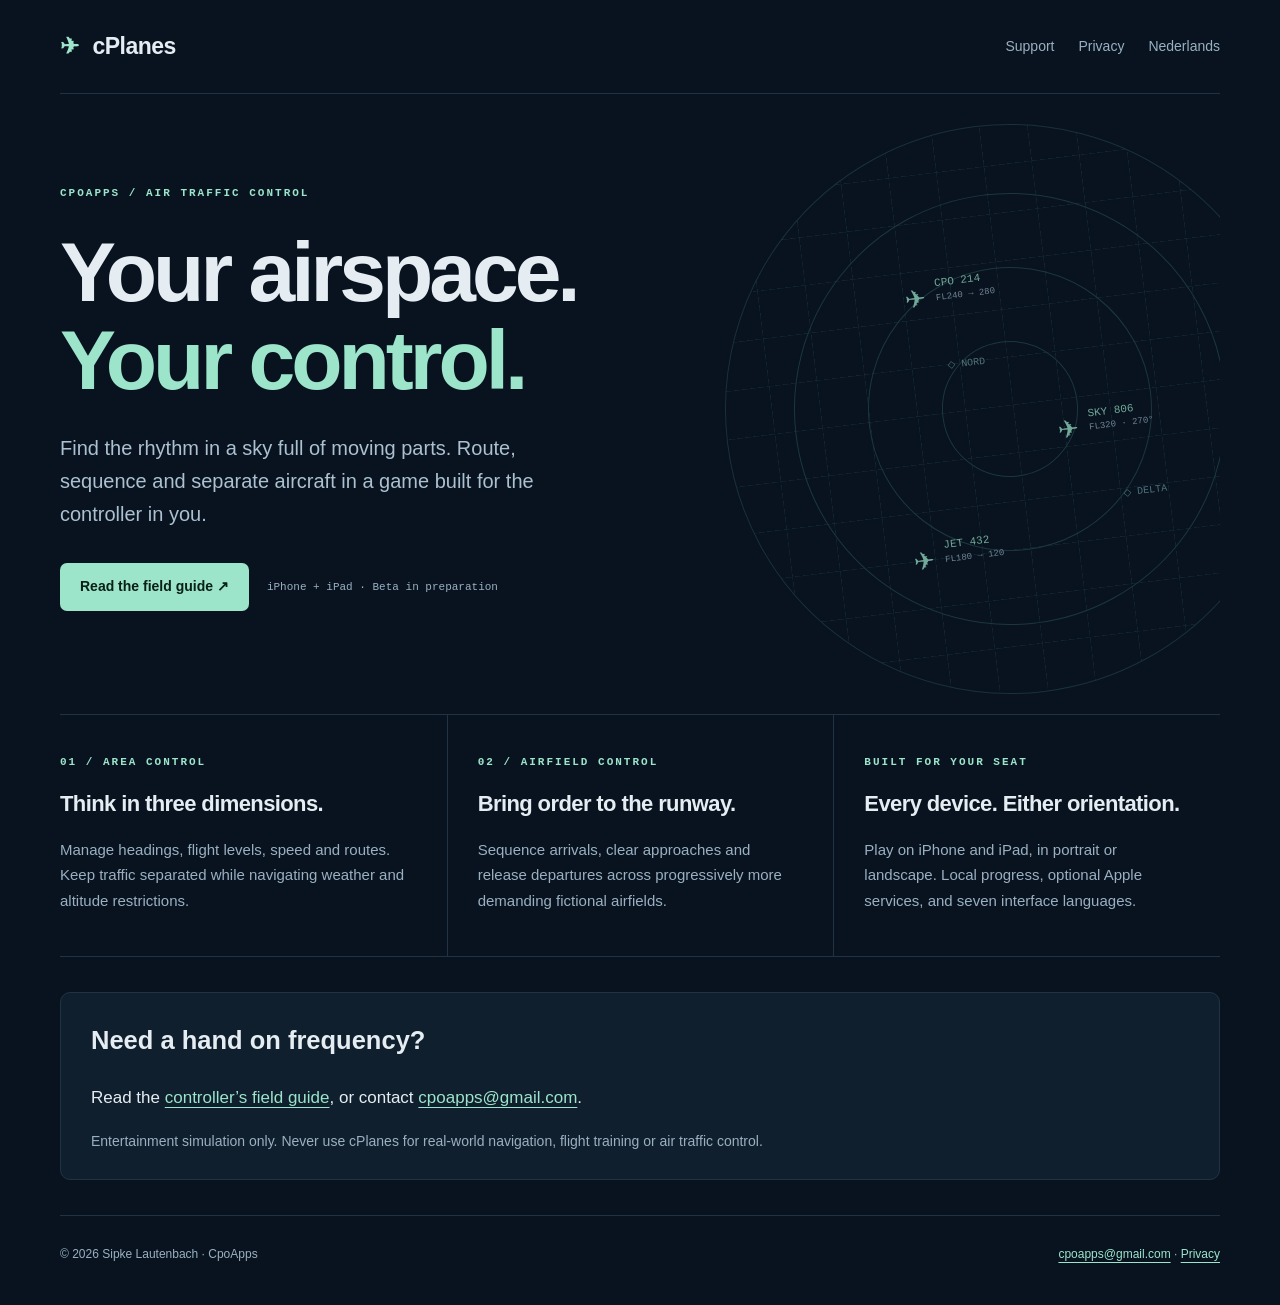
<file: index.html>
<!doctype html>
<html lang="en"><head><meta charset="utf-8"><meta name="viewport" content="width=device-width,initial-scale=1"><meta name="description" content="cPlanes air traffic control game for iPhone and iPad."><meta name="theme-color" content="#08131f"><title>Your airspace. Your control. · cPlanes</title><link rel="canonical" href="https://cpoapps.github.io/cplanes-site/index.html"><link rel="stylesheet" href="styles.css"></head>
<body><a class="skip" href="#main">Skip to content</a><header><a class="wordmark" href="index.html"><span class="mark">✈</span> cPlanes</a><nav aria-label="Main"><a href="support.html">Support</a><a href="privacy.html">Privacy</a><a href="support-nl.html">Nederlands</a></nav></header><main id="main"><section class="hero"><p class="eyebrow">CPOAPPS / AIR TRAFFIC CONTROL</p><h1>Your airspace.<br><em>Your control.</em></h1><p class="lead">Find the rhythm in a sky full of moving parts. Route, sequence and separate aircraft in a game built for the controller in you.</p><div class="actions"><a class="button" href="support.html">Read the field guide ↗</a><span class="pill">iPhone + iPad · Beta in preparation</span></div><div class="radar" aria-hidden="true"><i></i><i></i><i></i><span class="track t1">✈ <b>CPO 214<small>FL240 → 280</small></b></span><span class="track t2">✈ <b>SKY 806<small>FL320 · 270°</small></b></span><span class="track t3">✈ <b>JET 432<small>FL180 → 120</small></b></span><span class="fix f1">◇ NORD</span><span class="fix f2">◇ DELTA</span></div></section><section class="cards"><article><p class="eyebrow">01 / AREA CONTROL</p><h2>Think in three dimensions.</h2><p>Manage headings, flight levels, speed and routes. Keep traffic separated while navigating weather and altitude restrictions.</p></article><article><p class="eyebrow">02 / AIRFIELD CONTROL</p><h2>Bring order to the runway.</h2><p>Sequence arrivals, clear approaches and release departures across progressively more demanding fictional airfields.</p></article><article><p class="eyebrow">BUILT FOR YOUR SEAT</p><h2>Every device. Either orientation.</h2><p>Play on iPhone and iPad, in portrait or landscape. Local progress, optional Apple services, and seven interface languages.</p></article></section><section class="notice"><h2>Need a hand on frequency?</h2><p>Read the <a href="support.html">controller’s field guide</a>, or contact <a href="mailto:cpoapps@gmail.com">cpoapps@gmail.com</a>.</p><p class="muted">Entertainment simulation only. Never use cPlanes for real-world navigation, flight training or air traffic control.</p></section></main><footer><span>© 2026 Sipke Lautenbach · CpoApps</span><span><a href="mailto:cpoapps@gmail.com?subject=cPlanes%20support">cpoapps@gmail.com</a> · <a href="privacy.html">Privacy</a></span></footer></body></html>
</file>
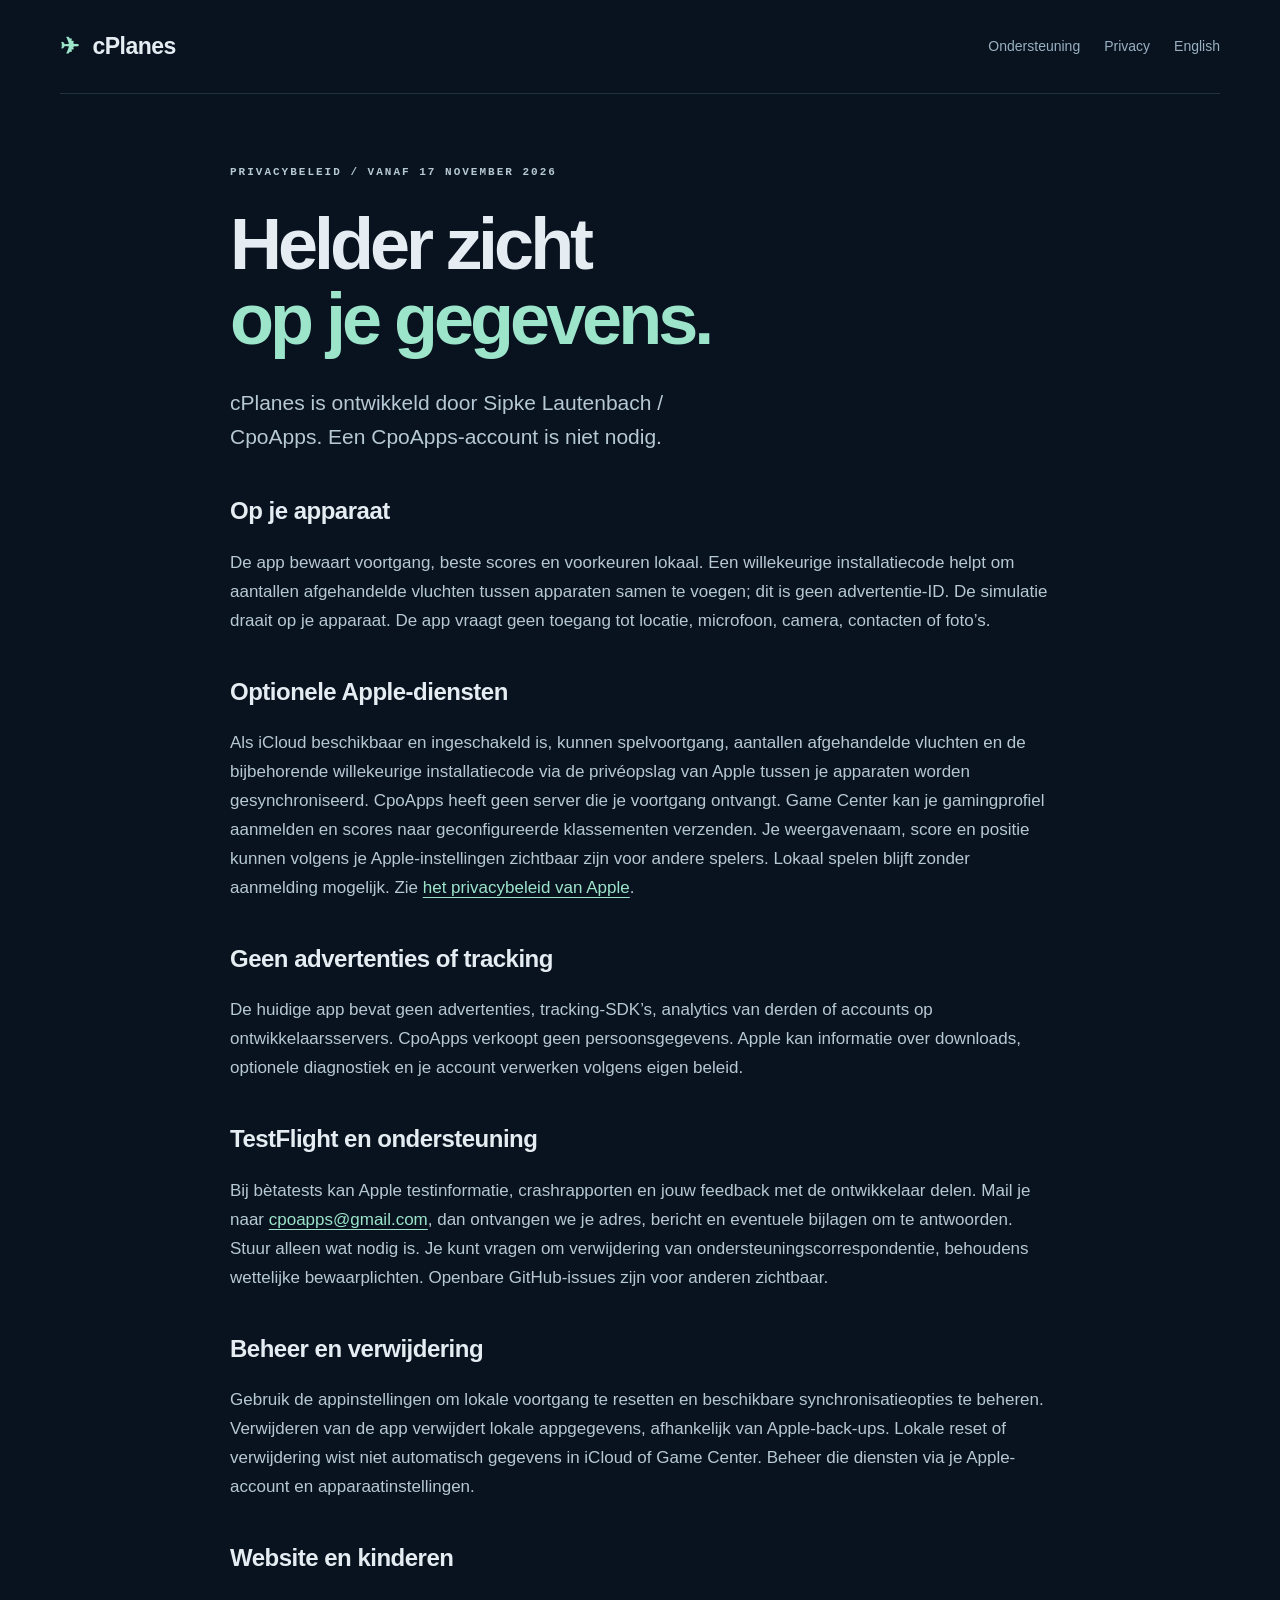
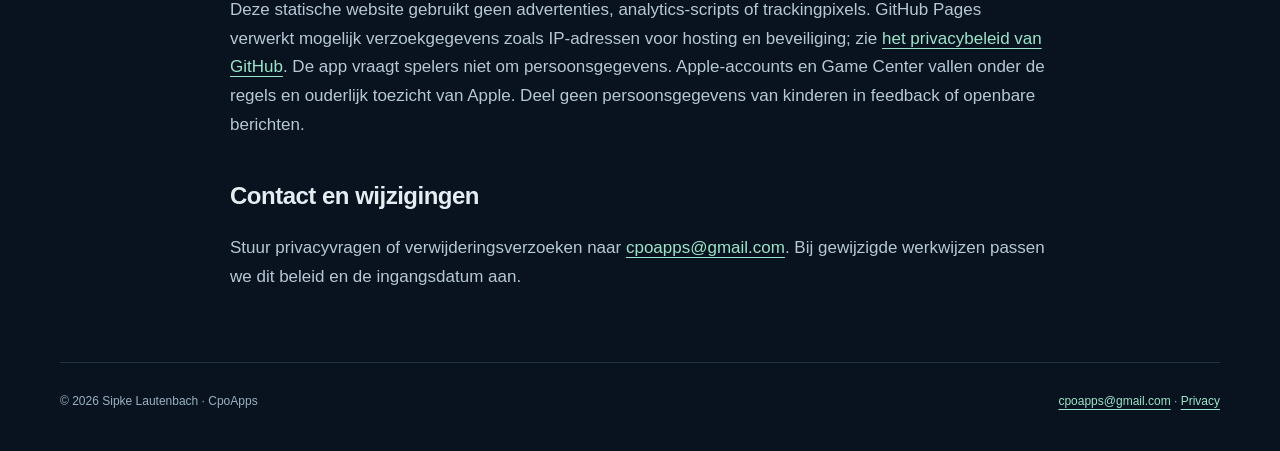
<file: privacy-nl.html>
<!doctype html>
<html lang="nl"><head><meta charset="utf-8"><meta name="viewport" content="width=device-width,initial-scale=1"><meta name="description" content="Privacybeleid van cPlanes: lokale voortgang, optionele iCloud en Game Center en contact."><meta name="theme-color" content="#08131f"><title>Privacybeleid · cPlanes</title><link rel="canonical" href="https://cpoapps.github.io/cplanes-site/privacy-nl.html"><link rel="stylesheet" href="styles.css"></head>
<body><a class="skip" href="#main">Skip to content</a><header><a class="wordmark" href="index.html"><span class="mark">✈</span> cPlanes</a><nav aria-label="Main"><a href="support-nl.html">Ondersteuning</a><a href="privacy-nl.html">Privacy</a><a href="support.html">English</a></nav></header><main id="main"><article class="prose"><p class="eyebrow">PRIVACYBELEID / VANAF 17 NOVEMBER 2026</p><h1>Helder zicht<br><em>op je gegevens.</em></h1><p class="lead">cPlanes is ontwikkeld door Sipke Lautenbach / CpoApps. Een CpoApps-account is niet nodig.</p><h2>Op je apparaat</h2><p>De app bewaart voortgang, beste scores en voorkeuren lokaal. Een willekeurige installatiecode helpt om aantallen afgehandelde vluchten tussen apparaten samen te voegen; dit is geen advertentie-ID. De simulatie draait op je apparaat. De app vraagt geen toegang tot locatie, microfoon, camera, contacten of foto’s.</p><h2>Optionele Apple-diensten</h2><p>Als iCloud beschikbaar en ingeschakeld is, kunnen spelvoortgang, aantallen afgehandelde vluchten en de bijbehorende willekeurige installatiecode via de privéopslag van Apple tussen je apparaten worden gesynchroniseerd. CpoApps heeft geen server die je voortgang ontvangt. Game Center kan je gamingprofiel aanmelden en scores naar geconfigureerde klassementen verzenden. Je weergavenaam, score en positie kunnen volgens je Apple-instellingen zichtbaar zijn voor andere spelers. Lokaal spelen blijft zonder aanmelding mogelijk. Zie <a href="https://www.apple.com/legal/privacy/">het privacybeleid van Apple</a>.</p><h2>Geen advertenties of tracking</h2><p>De huidige app bevat geen advertenties, tracking-SDK’s, analytics van derden of accounts op ontwikkelaarsservers. CpoApps verkoopt geen persoonsgegevens. Apple kan informatie over downloads, optionele diagnostiek en je account verwerken volgens eigen beleid.</p><h2>TestFlight en ondersteuning</h2><p>Bij bètatests kan Apple testinformatie, crashrapporten en jouw feedback met de ontwikkelaar delen. Mail je naar <a href="mailto:cpoapps@gmail.com?subject=cPlanes%20support">cpoapps@gmail.com</a>, dan ontvangen we je adres, bericht en eventuele bijlagen om te antwoorden. Stuur alleen wat nodig is. Je kunt vragen om verwijdering van ondersteuningscorrespondentie, behoudens wettelijke bewaarplichten. Openbare GitHub-issues zijn voor anderen zichtbaar.</p><h2>Beheer en verwijdering</h2><p>Gebruik de appinstellingen om lokale voortgang te resetten en beschikbare synchronisatieopties te beheren. Verwijderen van de app verwijdert lokale appgegevens, afhankelijk van Apple-back-ups. Lokale reset of verwijdering wist niet automatisch gegevens in iCloud of Game Center. Beheer die diensten via je Apple-account en apparaatinstellingen.</p><h2>Website en kinderen</h2><p>Deze statische website gebruikt geen advertenties, analytics-scripts of trackingpixels. GitHub Pages verwerkt mogelijk verzoekgegevens zoals IP-adressen voor hosting en beveiliging; zie <a href="https://docs.github.com/en/site-policy/privacy-policies/github-general-privacy-statement">het privacybeleid van GitHub</a>. De app vraagt spelers niet om persoonsgegevens. Apple-accounts en Game Center vallen onder de regels en ouderlijk toezicht van Apple. Deel geen persoonsgegevens van kinderen in feedback of openbare berichten.</p><h2>Contact en wijzigingen</h2><p>Stuur privacyvragen of verwijderingsverzoeken naar <a href="mailto:cpoapps@gmail.com?subject=cPlanes%20support">cpoapps@gmail.com</a>. Bij gewijzigde werkwijzen passen we dit beleid en de ingangsdatum aan.</p></article></main><footer><span>© 2026 Sipke Lautenbach · CpoApps</span><span><a href="mailto:cpoapps@gmail.com?subject=cPlanes%20support">cpoapps@gmail.com</a> · <a href="privacy-nl.html">Privacy</a></span></footer></body></html>
</file>
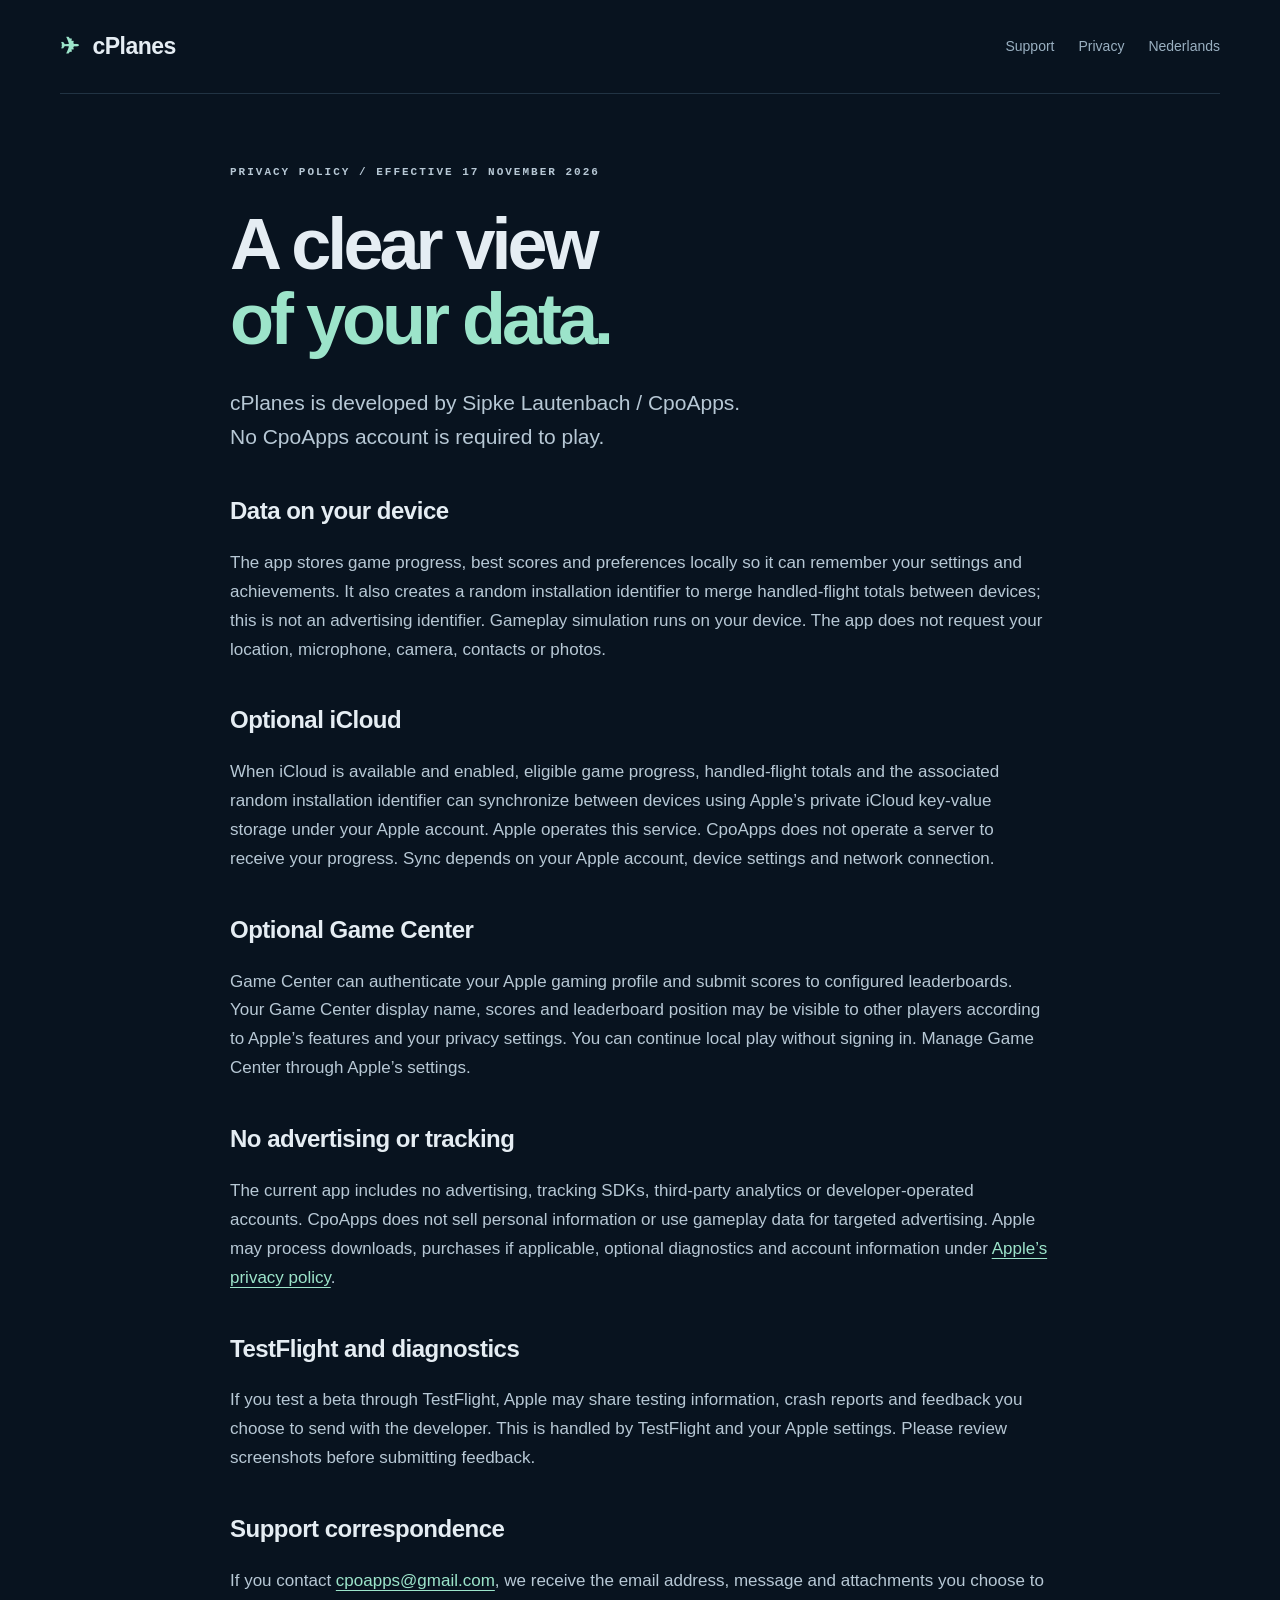
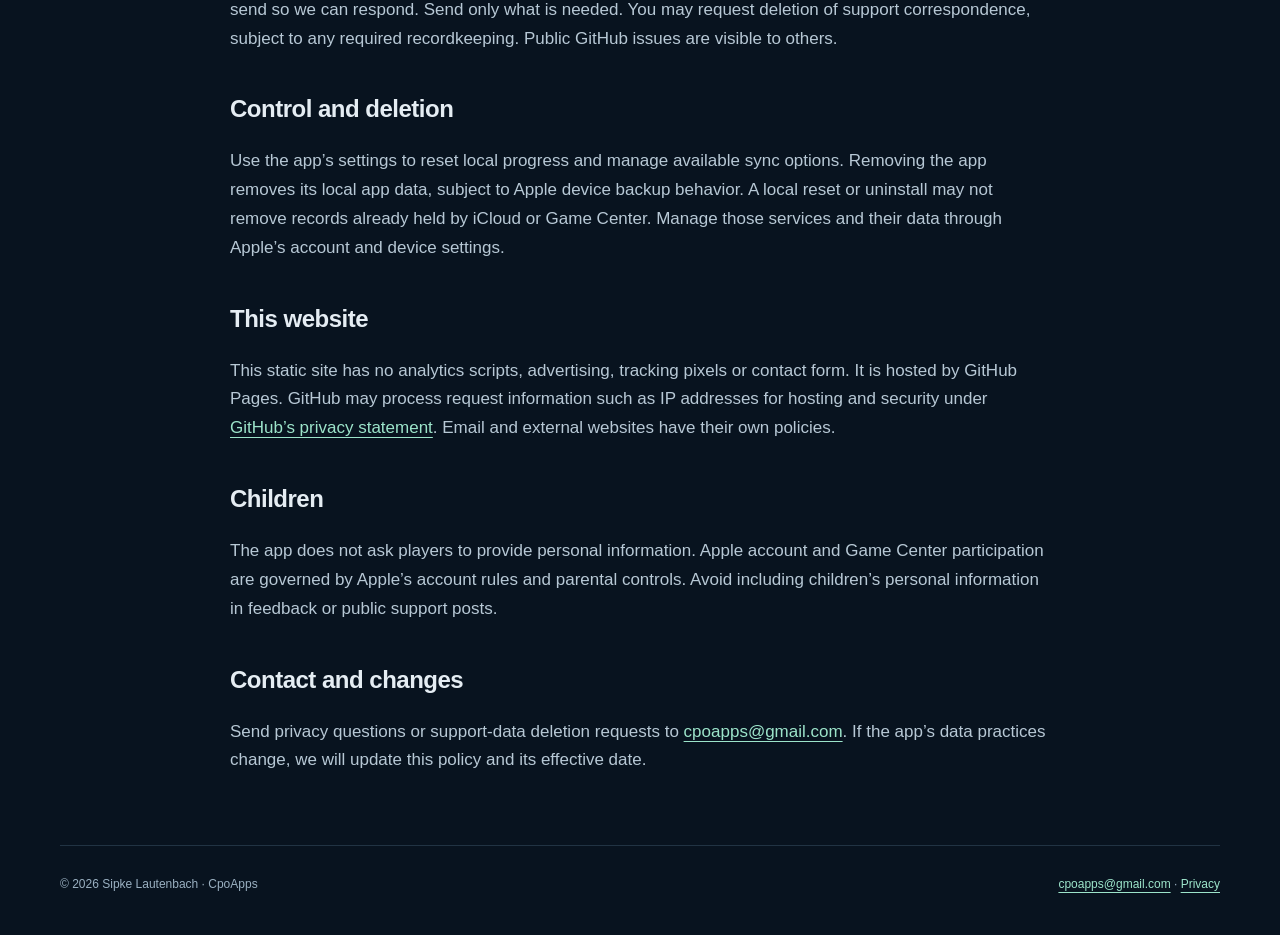
<file: privacy.html>
<!doctype html>
<html lang="en"><head><meta charset="utf-8"><meta name="viewport" content="width=device-width,initial-scale=1"><meta name="description" content="cPlanes privacy policy covering local progress, optional iCloud and Game Center, support and website hosting."><meta name="theme-color" content="#08131f"><title>Privacy policy · cPlanes</title><link rel="canonical" href="https://cpoapps.github.io/cplanes-site/privacy.html"><link rel="stylesheet" href="styles.css"></head>
<body><a class="skip" href="#main">Skip to content</a><header><a class="wordmark" href="index.html"><span class="mark">✈</span> cPlanes</a><nav aria-label="Main"><a href="support.html">Support</a><a href="privacy.html">Privacy</a><a href="support-nl.html">Nederlands</a></nav></header><main id="main"><article class="prose"><p class="eyebrow">PRIVACY POLICY / EFFECTIVE 17 NOVEMBER 2026</p><h1>A clear view<br><em>of your data.</em></h1><p class="lead">cPlanes is developed by Sipke Lautenbach / CpoApps. No CpoApps account is required to play.</p><h2>Data on your device</h2><p>The app stores game progress, best scores and preferences locally so it can remember your settings and achievements. It also creates a random installation identifier to merge handled-flight totals between devices; this is not an advertising identifier. Gameplay simulation runs on your device. The app does not request your location, microphone, camera, contacts or photos.</p><h2>Optional iCloud</h2><p>When iCloud is available and enabled, eligible game progress, handled-flight totals and the associated random installation identifier can synchronize between devices using Apple’s private iCloud key-value storage under your Apple account. Apple operates this service. CpoApps does not operate a server to receive your progress. Sync depends on your Apple account, device settings and network connection.</p><h2>Optional Game Center</h2><p>Game Center can authenticate your Apple gaming profile and submit scores to configured leaderboards. Your Game Center display name, scores and leaderboard position may be visible to other players according to Apple’s features and your privacy settings. You can continue local play without signing in. Manage Game Center through Apple’s settings.</p><h2>No advertising or tracking</h2><p>The current app includes no advertising, tracking SDKs, third-party analytics or developer-operated accounts. CpoApps does not sell personal information or use gameplay data for targeted advertising. Apple may process downloads, purchases if applicable, optional diagnostics and account information under <a href="https://www.apple.com/legal/privacy/">Apple’s privacy policy</a>.</p><h2>TestFlight and diagnostics</h2><p>If you test a beta through TestFlight, Apple may share testing information, crash reports and feedback you choose to send with the developer. This is handled by TestFlight and your Apple settings. Please review screenshots before submitting feedback.</p><h2>Support correspondence</h2><p>If you contact <a href="mailto:cpoapps@gmail.com?subject=cPlanes%20support">cpoapps@gmail.com</a>, we receive the email address, message and attachments you choose to send so we can respond. Send only what is needed. You may request deletion of support correspondence, subject to any required recordkeeping. Public GitHub issues are visible to others.</p><h2>Control and deletion</h2><p>Use the app’s settings to reset local progress and manage available sync options. Removing the app removes its local app data, subject to Apple device backup behavior. A local reset or uninstall may not remove records already held by iCloud or Game Center. Manage those services and their data through Apple’s account and device settings.</p><h2>This website</h2><p>This static site has no analytics scripts, advertising, tracking pixels or contact form. It is hosted by GitHub Pages. GitHub may process request information such as IP addresses for hosting and security under <a href="https://docs.github.com/en/site-policy/privacy-policies/github-general-privacy-statement">GitHub’s privacy statement</a>. Email and external websites have their own policies.</p><h2>Children</h2><p>The app does not ask players to provide personal information. Apple account and Game Center participation are governed by Apple’s account rules and parental controls. Avoid including children’s personal information in feedback or public support posts.</p><h2>Contact and changes</h2><p>Send privacy questions or support-data deletion requests to <a href="mailto:cpoapps@gmail.com?subject=cPlanes%20support">cpoapps@gmail.com</a>. If the app’s data practices change, we will update this policy and its effective date.</p></article></main><footer><span>© 2026 Sipke Lautenbach · CpoApps</span><span><a href="mailto:cpoapps@gmail.com?subject=cPlanes%20support">cpoapps@gmail.com</a> · <a href="privacy.html">Privacy</a></span></footer></body></html>
</file>
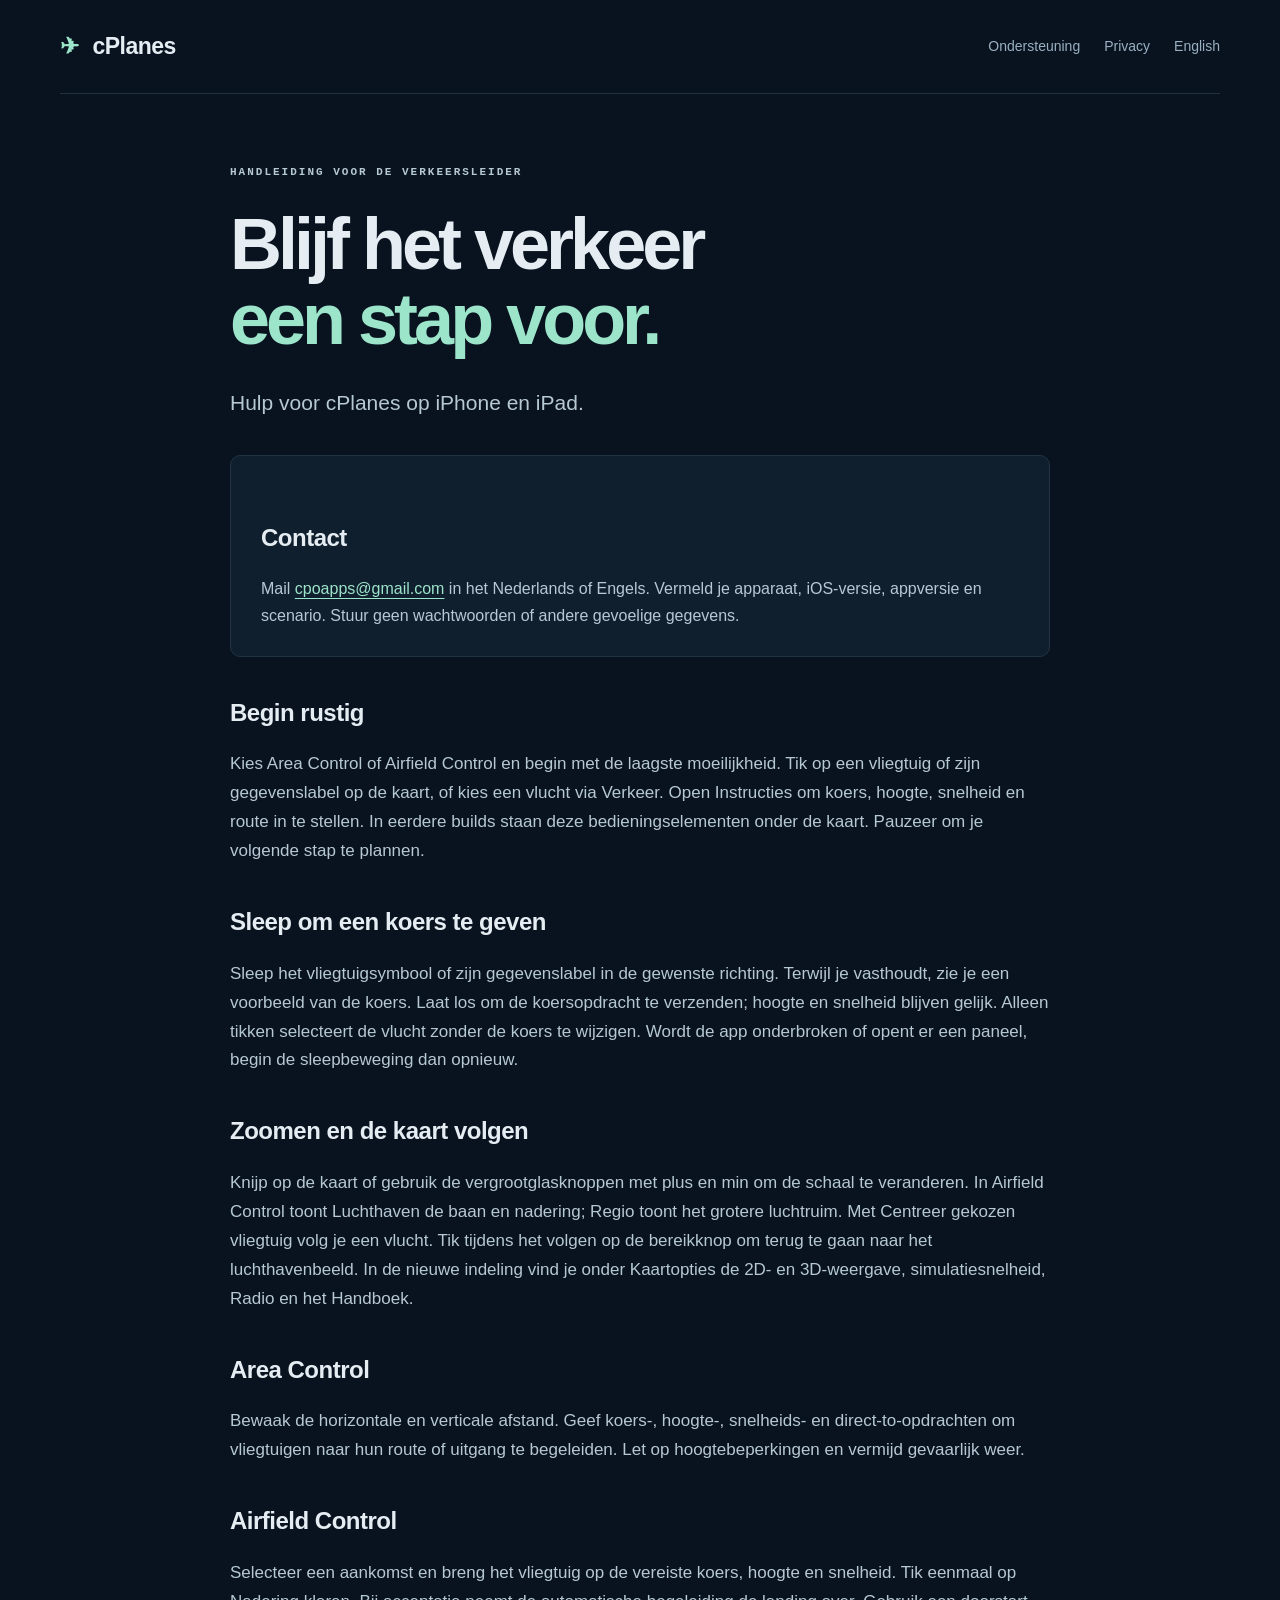
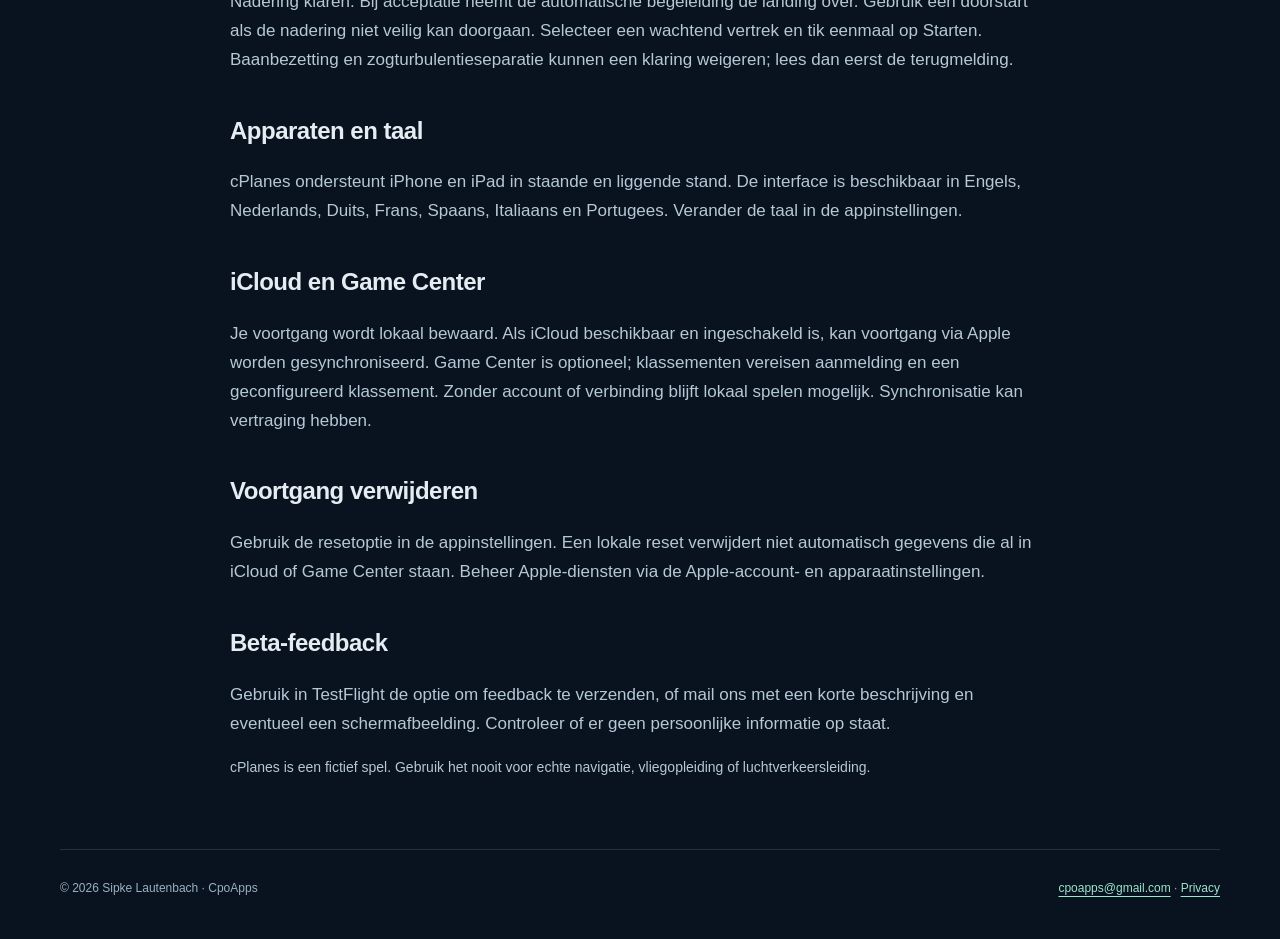
<file: support-nl.html>
<!doctype html>
<html lang="nl"><head><meta charset="utf-8"><meta name="viewport" content="width=device-width,initial-scale=1"><meta name="description" content="Hulp bij cPlanes, vliegtuigopdrachten, iCloud, Game Center en problemen."><meta name="theme-color" content="#08131f"><title>Ondersteuning · cPlanes</title><link rel="canonical" href="https://cpoapps.github.io/cplanes-site/support-nl.html"><link rel="stylesheet" href="styles.css"></head>
<body><a class="skip" href="#main">Skip to content</a><header><a class="wordmark" href="index.html"><span class="mark">✈</span> cPlanes</a><nav aria-label="Main"><a href="support-nl.html">Ondersteuning</a><a href="privacy-nl.html">Privacy</a><a href="support.html">English</a></nav></header><main id="main"><article class="prose"><p class="eyebrow">HANDLEIDING VOOR DE VERKEERSLEIDER</p><h1>Blijf het verkeer<br><em>een stap voor.</em></h1><p class="lead">Hulp voor cPlanes op iPhone en iPad.</p><section class="notice"><h2>Contact</h2><p>Mail <a href="mailto:cpoapps@gmail.com?subject=cPlanes%20support">cpoapps@gmail.com</a> in het Nederlands of Engels. Vermeld je apparaat, iOS-versie, appversie en scenario. Stuur geen wachtwoorden of andere gevoelige gegevens.</p></section><h2>Begin rustig</h2><p>Kies Area Control of Airfield Control en begin met de laagste moeilijkheid. Tik op een vliegtuig of zijn gegevenslabel op de kaart, of kies een vlucht via Verkeer. Open Instructies om koers, hoogte, snelheid en route in te stellen. In eerdere builds staan deze bedieningselementen onder de kaart. Pauzeer om je volgende stap te plannen.</p><h2>Sleep om een koers te geven</h2><p>Sleep het vliegtuigsymbool of zijn gegevenslabel in de gewenste richting. Terwijl je vasthoudt, zie je een voorbeeld van de koers. Laat los om de koersopdracht te verzenden; hoogte en snelheid blijven gelijk. Alleen tikken selecteert de vlucht zonder de koers te wijzigen. Wordt de app onderbroken of opent er een paneel, begin de sleepbeweging dan opnieuw.</p><h2>Zoomen en de kaart volgen</h2><p>Knijp op de kaart of gebruik de vergrootglasknoppen met plus en min om de schaal te veranderen. In Airfield Control toont Luchthaven de baan en nadering; Regio toont het grotere luchtruim. Met Centreer gekozen vliegtuig volg je een vlucht. Tik tijdens het volgen op de bereikknop om terug te gaan naar het luchthavenbeeld. In de nieuwe indeling vind je onder Kaartopties de 2D- en 3D-weergave, simulatiesnelheid, Radio en het Handboek.</p><h2>Area Control</h2><p>Bewaak de horizontale en verticale afstand. Geef koers-, hoogte-, snelheids- en direct-to-opdrachten om vliegtuigen naar hun route of uitgang te begeleiden. Let op hoogtebeperkingen en vermijd gevaarlijk weer.</p><h2>Airfield Control</h2><p>Selecteer een aankomst en breng het vliegtuig op de vereiste koers, hoogte en snelheid. Tik eenmaal op Nadering klaren. Bij acceptatie neemt de automatische begeleiding de landing over. Gebruik een doorstart als de nadering niet veilig kan doorgaan. Selecteer een wachtend vertrek en tik eenmaal op Starten. Baanbezetting en zogturbulentieseparatie kunnen een klaring weigeren; lees dan eerst de terugmelding.</p><h2>Apparaten en taal</h2><p>cPlanes ondersteunt iPhone en iPad in staande en liggende stand. De interface is beschikbaar in Engels, Nederlands, Duits, Frans, Spaans, Italiaans en Portugees. Verander de taal in de appinstellingen.</p><h2>iCloud en Game Center</h2><p>Je voortgang wordt lokaal bewaard. Als iCloud beschikbaar en ingeschakeld is, kan voortgang via Apple worden gesynchroniseerd. Game Center is optioneel; klassementen vereisen aanmelding en een geconfigureerd klassement. Zonder account of verbinding blijft lokaal spelen mogelijk. Synchronisatie kan vertraging hebben.</p><h2>Voortgang verwijderen</h2><p>Gebruik de resetoptie in de appinstellingen. Een lokale reset verwijdert niet automatisch gegevens die al in iCloud of Game Center staan. Beheer Apple-diensten via de Apple-account- en apparaatinstellingen.</p><h2>Beta-feedback</h2><p>Gebruik in TestFlight de optie om feedback te verzenden, of mail ons met een korte beschrijving en eventueel een schermafbeelding. Controleer of er geen persoonlijke informatie op staat.</p><p class="muted">cPlanes is een fictief spel. Gebruik het nooit voor echte navigatie, vliegopleiding of luchtverkeersleiding.</p></article></main><footer><span>© 2026 Sipke Lautenbach · CpoApps</span><span><a href="mailto:cpoapps@gmail.com?subject=cPlanes%20support">cpoapps@gmail.com</a> · <a href="privacy-nl.html">Privacy</a></span></footer></body></html>
</file>
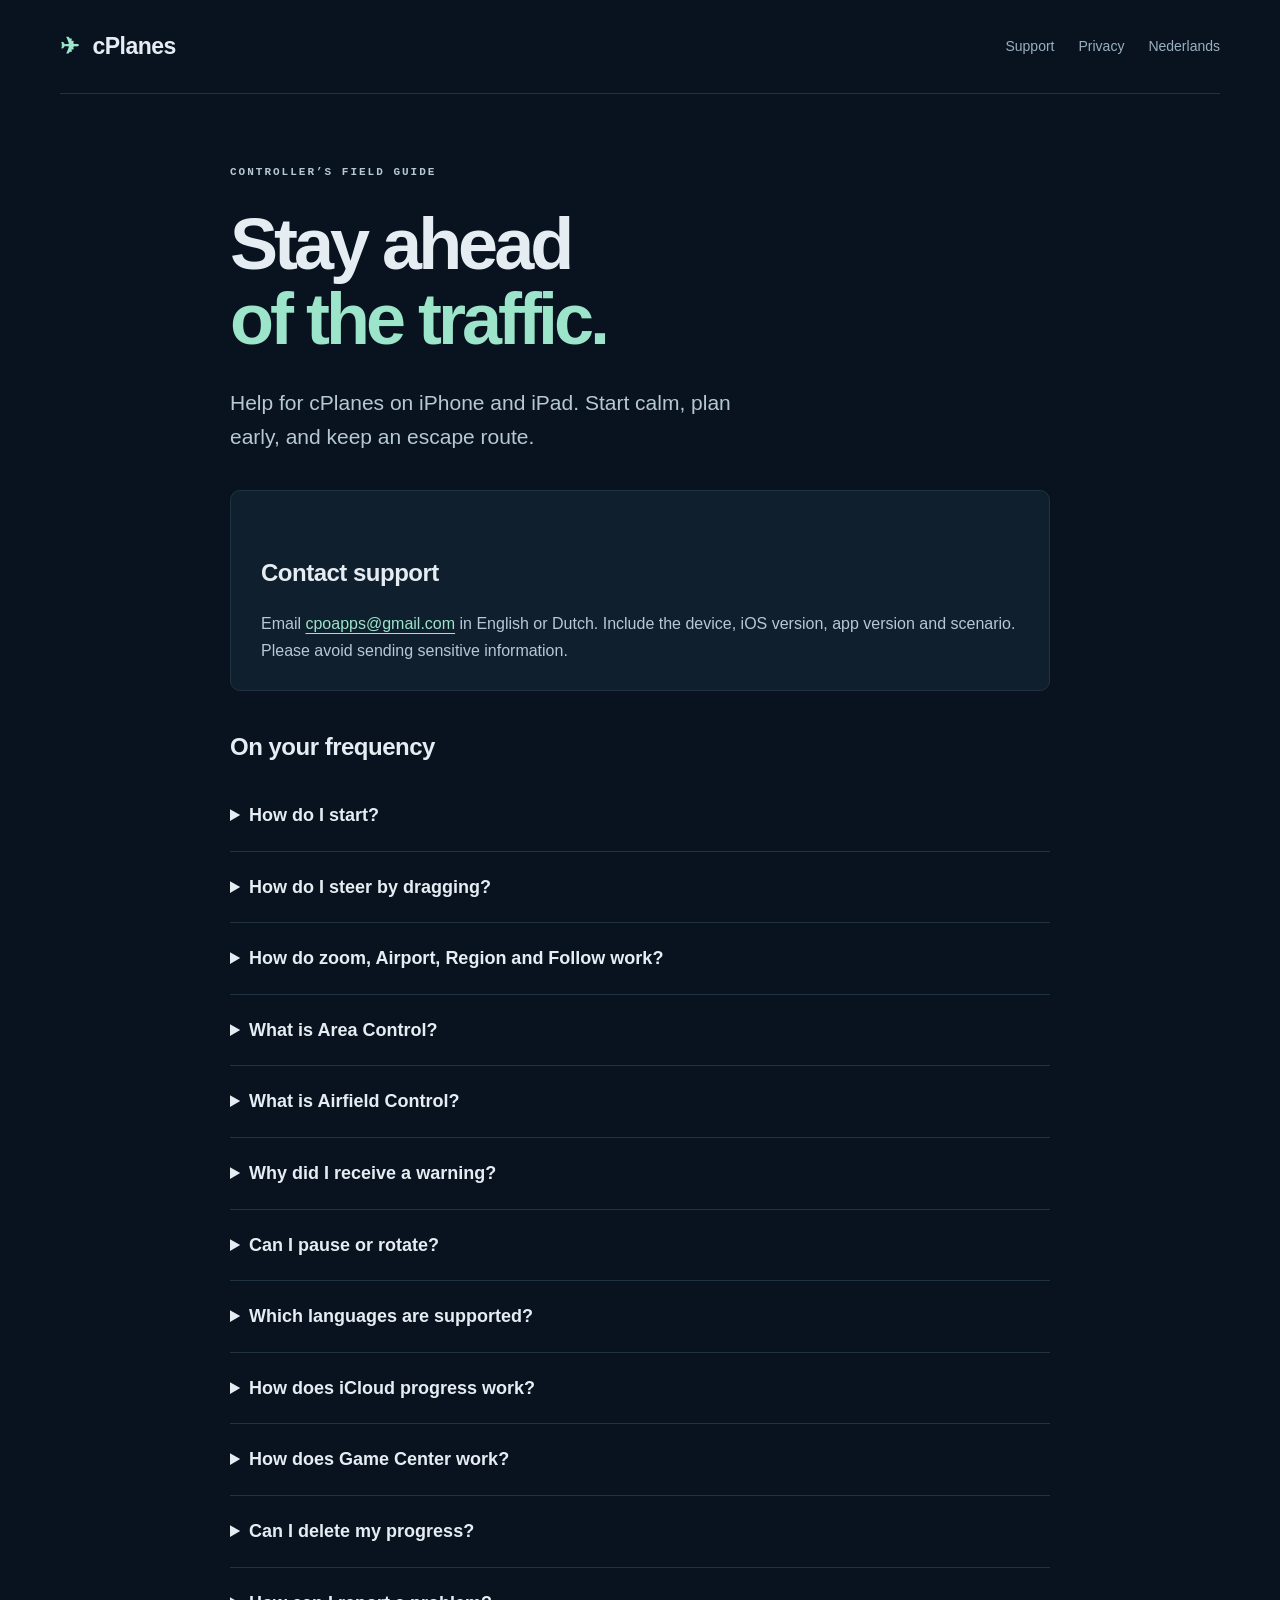
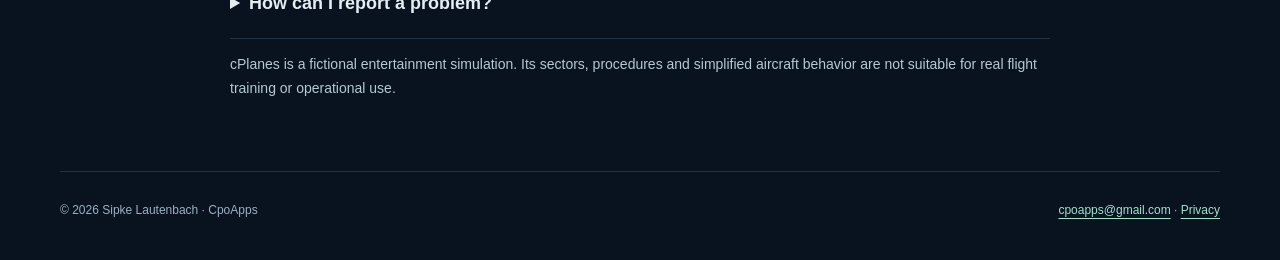
<file: support.html>
<!doctype html>
<html lang="en"><head><meta charset="utf-8"><meta name="viewport" content="width=device-width,initial-scale=1"><meta name="description" content="Help with cPlanes modes, aircraft commands, iCloud, Game Center and troubleshooting."><meta name="theme-color" content="#08131f"><title>Support · cPlanes</title><link rel="canonical" href="https://cpoapps.github.io/cplanes-site/support.html"><link rel="stylesheet" href="styles.css"></head>
<body><a class="skip" href="#main">Skip to content</a><header><a class="wordmark" href="index.html"><span class="mark">✈</span> cPlanes</a><nav aria-label="Main"><a href="support.html">Support</a><a href="privacy.html">Privacy</a><a href="support-nl.html">Nederlands</a></nav></header><main id="main"><article class="prose"><p class="eyebrow">CONTROLLER’S FIELD GUIDE</p><h1>Stay ahead<br><em>of the traffic.</em></h1><p class="lead">Help for cPlanes on iPhone and iPad. Start calm, plan early, and keep an escape route.</p><section class="notice"><h2>Contact support</h2><p>Email <a href="mailto:cpoapps@gmail.com?subject=cPlanes%20support">cpoapps@gmail.com</a> in English or Dutch. Include the device, iOS version, app version and scenario. Please avoid sending sensitive information.</p></section><h2>On your frequency</h2><details><summary>How do I start?</summary><p>Choose Area Control or Airfield Control, select a scenario and begin with training. Tap an aircraft or its data tag on the chart, or select a flight from Traffic. Open Clearances for heading, altitude, speed and routing. On earlier builds these controls appear in the deck below the chart. Pause whenever you need time to plan.</p></details><details><summary>How do I steer by dragging?</summary><p>Drag an aircraft symbol or its data tag toward the heading you want. A preview shows the proposed direction while you hold. Release to send the heading clearance; altitude and speed remain unchanged. A tap selects the flight without changing its heading. If the app is interrupted or a panel opens, begin the drag again rather than assuming a clearance was sent.</p></details><details><summary>How do zoom, Airport, Region and Follow work?</summary><p>Pinch the chart or use the plus/minus magnifier buttons to change scale. In Airfield Control, Airport shows the runway and approach area, while Region shows the wider airspace. Use Center selected aircraft to follow a flight. Tap the scope button while following to return to the airport view. In the redesigned layout, Chart options contains 2D/3D, simulation speed, Radio and the Handbook.</p></details><details><summary>What is Area Control?</summary><p>Keep aircraft separated horizontally and vertically. Use heading, target altitude, speed and direct-to instructions to guide each flight toward its assigned route or exit. Check waypoint altitude restrictions before handing a flight off.</p></details><details><summary>What is Airfield Control?</summary><p>Select an arrival, align it and bring its altitude and speed into the approach requirements, then tap Clear approach once. When accepted, automatic guidance flies the landing sequence. Use Go around when the sequence cannot safely continue. Select a queued departure and tap Takeoff once to request departure clearance. Runway occupancy and wake separation can refuse a clearance; read the feedback before trying again.</p></details><details><summary>Why did I receive a warning?</summary><p>A warning can indicate a separation conflict, a route or altitude restriction, weather exposure, runway conflict, low fuel or an unstable approach. Read the flight details and event messages, then adjust the clearance. Vertical separation matters even when radar symbols are close together.</p></details><details><summary>Can I pause or rotate?</summary><p>Yes. Use the pause control to stop the simulation. Both game modes adapt to portrait and landscape on iPhone and iPad. The simulation pauses when the app becomes inactive so an interruption does not silently consume your shift.</p></details><details><summary>Which languages are supported?</summary><p>The interface supports English, Dutch, German, French, Spanish, Italian and Portuguese. Select your preferred supported language in the app settings. Aviation callsigns and waypoint identifiers remain unchanged.</p></details><details><summary>How does iCloud progress work?</summary><p>The game keeps progress on your device. With iCloud enabled and available, eligible progress can also synchronize through Apple’s private iCloud key-value storage using the same Apple account. Sync can take time and requires network access. No CpoApps account is required.</p></details><details><summary>How does Game Center work?</summary><p>Game Center is optional. Sign in with your Apple account when prompted to use configured leaderboards. If you are offline, not signed in, or a beta leaderboard is not configured yet, local play remains available. Simulator testing cannot guarantee that a leaderboard is live.</p></details><details><summary>Can I delete my progress?</summary><p>Use the progress reset control in the app settings. If cloud sync is enabled, follow the reset information shown in the app; a local reset alone may not remove progress already stored in iCloud. Apple account and Game Center information are managed through Apple’s settings.</p></details><details><summary>How can I report a problem?</summary><p>Email cpoapps@gmail.com with your device model, iOS version, app version, scenario and a short description of what happened. TestFlight testers can also use Send Beta Feedback. Do not include passwords or information you would not want shared in a screenshot.</p></details><p class="muted">cPlanes is a fictional entertainment simulation. Its sectors, procedures and simplified aircraft behavior are not suitable for real flight training or operational use.</p></article></main><footer><span>© 2026 Sipke Lautenbach · CpoApps</span><span><a href="mailto:cpoapps@gmail.com?subject=cPlanes%20support">cpoapps@gmail.com</a> · <a href="privacy.html">Privacy</a></span></footer></body></html>
</file>
<file: styles.css>
:root{color-scheme:dark;--bg:#08131f;--panel:#101f2d;--line:#213343;--text:#e5edf3;--muted:#9ab0c1;--accent:#9ce4ca}*{box-sizing:border-box}body{margin:0;background:var(--bg);color:var(--text);font:17px/1.7 -apple-system,BlinkMacSystemFont,"Segoe UI",sans-serif}a{color:var(--accent);text-underline-offset:4px}header,footer,main{width:min(1160px,calc(100% - 48px));margin:auto}header{display:flex;align-items:center;justify-content:space-between;gap:20px;padding:27px 0;border-bottom:1px solid var(--line)}nav{display:flex;gap:24px;font-size:14px}nav a{text-decoration:none;color:var(--muted)}.wordmark{font-size:23px;font-weight:750;letter-spacing:-.5px;text-decoration:none;color:var(--text)}.mark{color:var(--accent);margin-right:8px}.hero{position:relative;min-height:620px;padding:80px 0 60px;overflow:hidden}.eyebrow{font:600 11px/1.5 ui-monospace,monospace;letter-spacing:2px;color:var(--accent)}h1{font-size:clamp(48px,6.7vw,84px);line-height:1.05;letter-spacing:-4px;margin:26px 0 28px;font-weight:650}em{font-style:normal;color:var(--accent)}.lead{color:#acc0d0;font-size:20px;line-height:1.65;max-width:530px}.hero h1,.hero .lead,.hero .actions,.hero>.eyebrow{position:relative;z-index:2}.actions{display:flex;align-items:center;gap:18px;flex-wrap:wrap;margin-top:32px}.button{display:inline-block;background:var(--accent);color:#092016;text-decoration:none;padding:12px 20px;border-radius:7px;font-size:14px;font-weight:700}.pill{font:11px ui-monospace,monospace;color:var(--muted)}.radar{position:absolute;width:570px;height:570px;right:-75px;top:30px;border:1px solid #213d42;border-radius:50%;background:repeating-linear-gradient(0deg,transparent,transparent 47px,#17313d 48px),repeating-linear-gradient(90deg,transparent,transparent 47px,#17313d 48px);opacity:.72;transform:rotate(-7deg)}.radar i{position:absolute;border:1px solid #23454a;border-radius:50%;inset:12%}.radar i:nth-child(2){inset:25%}.radar i:nth-child(3){inset:38%}.track{position:absolute;color:var(--accent);font-size:25px;display:flex;gap:10px}.track b{font:11px/1.5 ui-monospace,monospace;display:block}.track small{display:block;font-size:9px;color:var(--muted)}.t1{top:25%;left:34%}.t2{top:51%;left:58%}.t3{top:71%;left:30%}.fix{position:absolute;color:#6d989f;font:10px ui-monospace,monospace}.f1{top:40%;left:40%}.f2{top:66%;left:68%}.cards{display:grid;grid-template-columns:repeat(3,1fr);border-top:1px solid var(--line);border-bottom:1px solid var(--line)}.cards article{padding:28px 30px 28px 0}.cards article+article{border-left:1px solid var(--line);padding-left:30px}.cards h2{font-size:22px;line-height:1.35;letter-spacing:-.6px}.cards p:not(.eyebrow){font-size:15px;color:var(--muted)}.notice{background:var(--panel);border:1px solid var(--line);border-radius:10px;padding:26px 30px;margin:35px 0}.notice h2{margin-top:0}.notice p:last-child{margin-bottom:0}.muted{color:var(--muted);font-size:14px}.prose{max-width:820px;margin:70px auto}.prose h1{font-size:clamp(48px,7vw,72px)}.prose h2{font-size:24px;letter-spacing:-.5px;margin:36px 0 12px}.prose p{color:#b7c8d5}.prose .lead{font-size:21px}.prose .notice p{font-size:16px}details{border-bottom:1px solid var(--line);padding:20px 0}summary{cursor:pointer;font-size:18px;font-weight:600}details p{font-size:16px;margin-bottom:0}footer{border-top:1px solid var(--line);display:flex;justify-content:space-between;gap:20px;flex-wrap:wrap;padding:28px 0 40px;font-size:12px;color:var(--muted)}.skip{position:absolute;left:10px;top:-100px;background:var(--text);color:var(--bg);z-index:99}.skip:focus{top:10px}@media(max-width:850px){.radar{opacity:.25;right:-200px}.hero{min-height:580px}.cards{grid-template-columns:1fr}.cards article,.cards article+article{padding:24px 0;border-left:0}.cards article+article{border-top:1px solid var(--line)}}@media(max-width:520px){header,footer,main{width:calc(100% - 36px)}header{flex-wrap:wrap;padding:20px 0;gap:12px}nav{gap:18px;font-size:12px}.hero{padding-top:50px;min-height:550px}h1{letter-spacing:-2.5px}.lead{font-size:18px}.prose{margin:45px auto}.notice{padding:21px}.prose h1{letter-spacing:-2px}}
</file>
